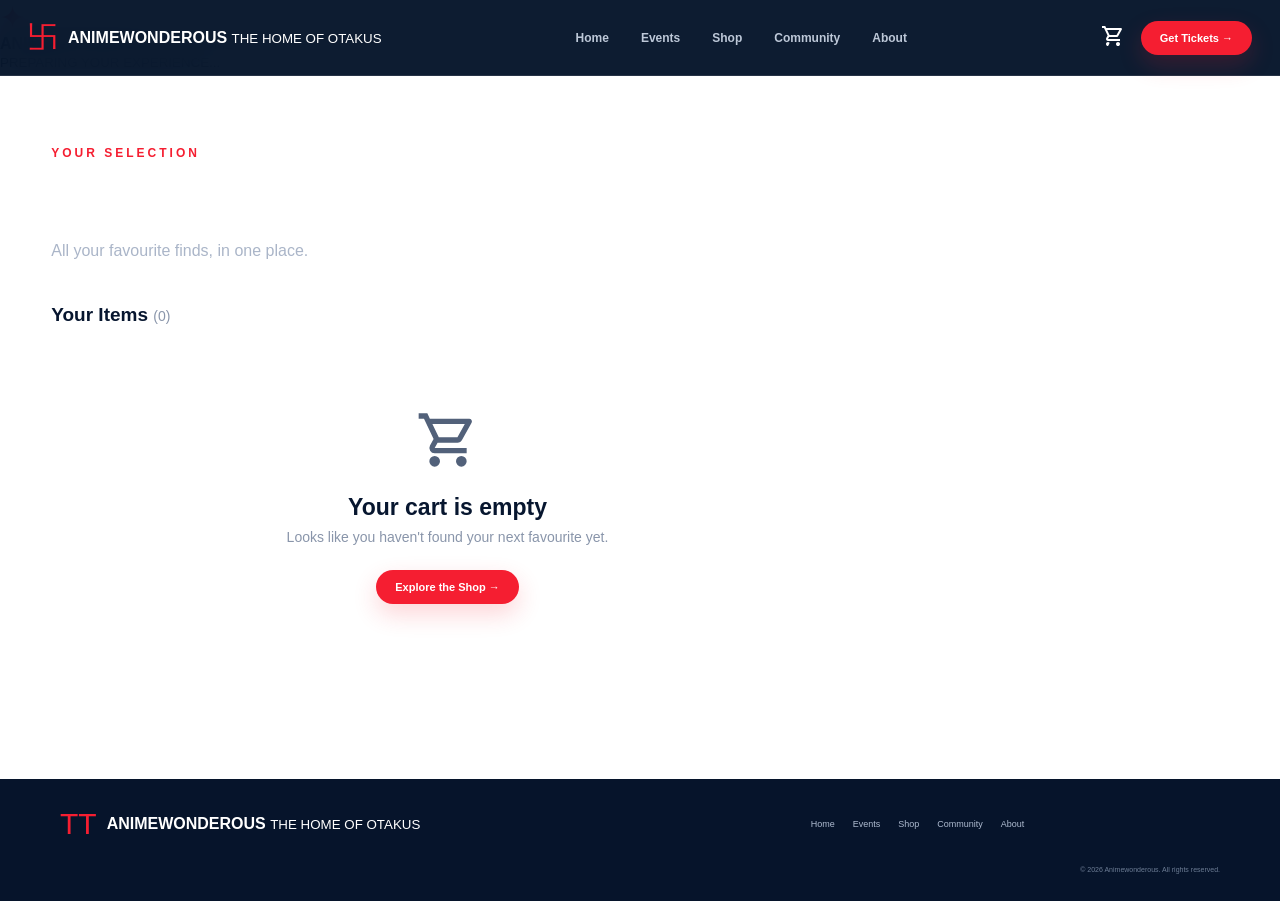
<file: cart.html>
<!DOCTYPE html>
<html lang="en">
<head>
    <meta charset="UTF-8">
    <meta name="viewport" content="width=device-width, initial-scale=1.0">

    <title>Your Cart — Animewonderous</title>

    <link rel="stylesheet" href="general.css">
    <link rel="stylesheet" href="CSS/cart.css">

    <script src="JS/loader.js" defer></script>
    <script src="JS/cart.js" defer></script>
    <script src="JS/cart-page.js" defer></script>
</head>

<body>

    <!-- PAGE LOADER -->
    <div class="page-loader" id="page-loader" aria-hidden="false">
        <div class="loader-content">
            <div class="loader-logo">
                <span class="mark">✦</span>
            </div>

            <div class="loader-brand">
                <strong>ANIMEWONDEROUS</strong>
                <small>THE HOME OF OTAKUS</small>
            </div>

            <div class="loader-progress">
                <span></span>
            </div>

            <small class="loader-message">
                PREPARING YOUR EXPERIENCE...
            </small>
        </div>
    </div>


    <!-- HEADER -->
    <header class="header">

        <a class="brand" href="index.html">
            <span class="mark">卐</span>

            <span>
                <strong>ANIMEWONDEROUS</strong>
                <small>THE HOME OF OTAKUS</small>
            </span>
        </a>

        <nav class="nav" id="main-navigation">
            <a href="index.html">Home</a>
            <a href="event.html">Events</a>
            <a href="shop.html">Shop</a>
            <a href="community.html">Community</a>
            <a href="about.html">About</a>
        </nav>

        <div class="actions">

            <a class="icon cart-link active" href="cart.html"
               aria-label="Shopping Cart">
                <svg xmlns="http://www.w3.org/2000/svg"
                     height="24px" viewBox="0 -960 960 960"
                     width="24px" fill="#fff">
                    <path d="M223.5-103.5Q200-127 200-160t23.5-56.5Q247-240 280-240t56.5 23.5Q360-193 360-160t-23.5-56.5Q313-80 280-80t-56.5-23.5Zm400 0Q600-127 600-160t23.5-56.5Q647-240 680-240t56.5 23.5Q760-193 760-160t-23.5 56.5Q713-80 680-80t-56.5-23.5ZM246-720l96 200h280l110-200H246Zm-38-80h590q23 0 35 20.5t1 41.5L692-482q-11 20-29.5 31T622-440H324l-44 80h480v80H280q-45 0-68-39.5t-2-78.5l54-98-144-304H40v-80h130l38 80Z"/>
                </svg>

                <span class="cart-count" aria-live="polite">0</span>
            </a>

            <a class="btn red" href="#tickets">Get Tickets →</a>

        </div>

        <button class="menu" type="button"
                aria-label="Open navigation menu"
                aria-controls="main-navigation"
                aria-expanded="false"
                id="menu-button">
            ☰
        </button>

    </header>


    <!-- CART PAGE -->
    <main class="cart-page">

        <section class="cart-heading">
            <div>
                <p class="cart-eyebrow">YOUR SELECTION</p>
                <h1>Shopping Cart</h1>
                <p>All your favourite finds, in one place.</p>
            </div>

            <a href="shop.html" class="continue-shopping">
                ← Continue Shopping
            </a>
        </section>


        <section class="cart-layout">

            <!-- CART ITEMS -->
            <div class="cart-main">

                <div class="cart-list-heading">
                    <h2>Your Items <span id="cart-item-count">(0)</span></h2>

                    <button type="button" id="clear-cart"
                            class="clear-cart">
                        Clear Cart
                    </button>
                </div>

                <div id="cart-items" class="cart-items">

                    <!-- Products are rendered here by JavaScript -->

                </div>

                <!-- EMPTY CART -->
                <div class="empty-cart" id="empty-cart" hidden>
                    <div class="empty-cart-icon">
                        <svg xmlns="http://www.w3.org/2000/svg"
                             viewBox="0 -960 960 960"
                             width="64" height="64" fill="currentColor">
                            <path d="M223.5-103.5Q200-127 200-160t23.5-56.5Q247-240 280-240t56.5 23.5Q360-193 360-160t-23.5 56.5Q313-80 280-80t-56.5-23.5Zm400 0Q600-127 600-160t23.5-56.5Q647-240 680-240t56.5 23.5Q760-193 760-160t-23.5 56.5Q713-80 680-80t-56.5-23.5ZM246-720l96 200h280l110-200H246Zm-38-80h590q23 0 35 20.5t1 41.5L692-482q-11 20-29.5 31T622-440H324l-44 80h480v80H280q-45 0-68-39.5t-2-78.5l54-98-144-304H40v-80h130l38 80Z"/>
                        </svg>
                    </div>

                    <h2>Your cart is empty</h2>

                    <p>Looks like you haven't found your next favourite yet.</p>

                    <a href="shop.html" class="btn red">
                        Explore the Shop →
                    </a>
                </div>

            </div>


            <!-- ORDER SUMMARY -->
            <aside class="cart-summary" id="cart-summary">

                <h2>Order Summary</h2>

                <div class="summary-line">
                    <span>Items</span>
                    <strong id="summary-quantity">0</strong>
                </div>

                <div class="summary-line">
                    <span>Subtotal</span>
                    <strong id="cart-subtotal">₦0</strong>
                </div>

                <div class="summary-divider"></div>

                <div class="summary-total">
                    <span>Total</span>
                    <strong id="cart-total">₦0</strong>
                </div>

                <p class="summary-note">
                    Delivery fees, if applicable, will be calculated at checkout.
                </p>

                <button type="button" class="checkout-btn" id="checkout-button">
                    Proceed to Checkout
                    <span>→</span>
                </button>

                <div class="secure-checkout">
                    <span>✦</span>
                    Checkout will be available soon.
                </div>

            </aside>

        </section>

    </main>


    <!-- FOOTER -->
    <footer class="footer">
        <div class="footer-grid">

            <a class="brand" href="index.html">
                <span class="mark">TT</span>
                <span>
                    <strong>ANIMEWONDEROUS</strong>
                    <small>THE HOME OF OTAKUS</small>
                </span>
            </a>

            <div class="links">
                <a href="index.html">Home</a>
                <a href="event.html">Events</a>
                <a href="shop.html">Shop</a>
                <a href="community.html">Community</a>
                <a href="about.html">About</a>
            </div>

            <div class="social">
                <a href="#" class="social-links y"></a>
                <a href="#" class="social-links tt"></a>
                <a href="#" class="social-links"></a>
                <a href="#" class="social-links"></a>
                <a href="#" class="social-links"></a>
            </div>

            <small class="copyright">
                © 2026 Animewonderous. All rights reserved.
            </small>

        </div>
    </footer>


    <script src="index.js"></script>
    <script src="JS/header.js" defer></script>

</body>
</html>
</file>
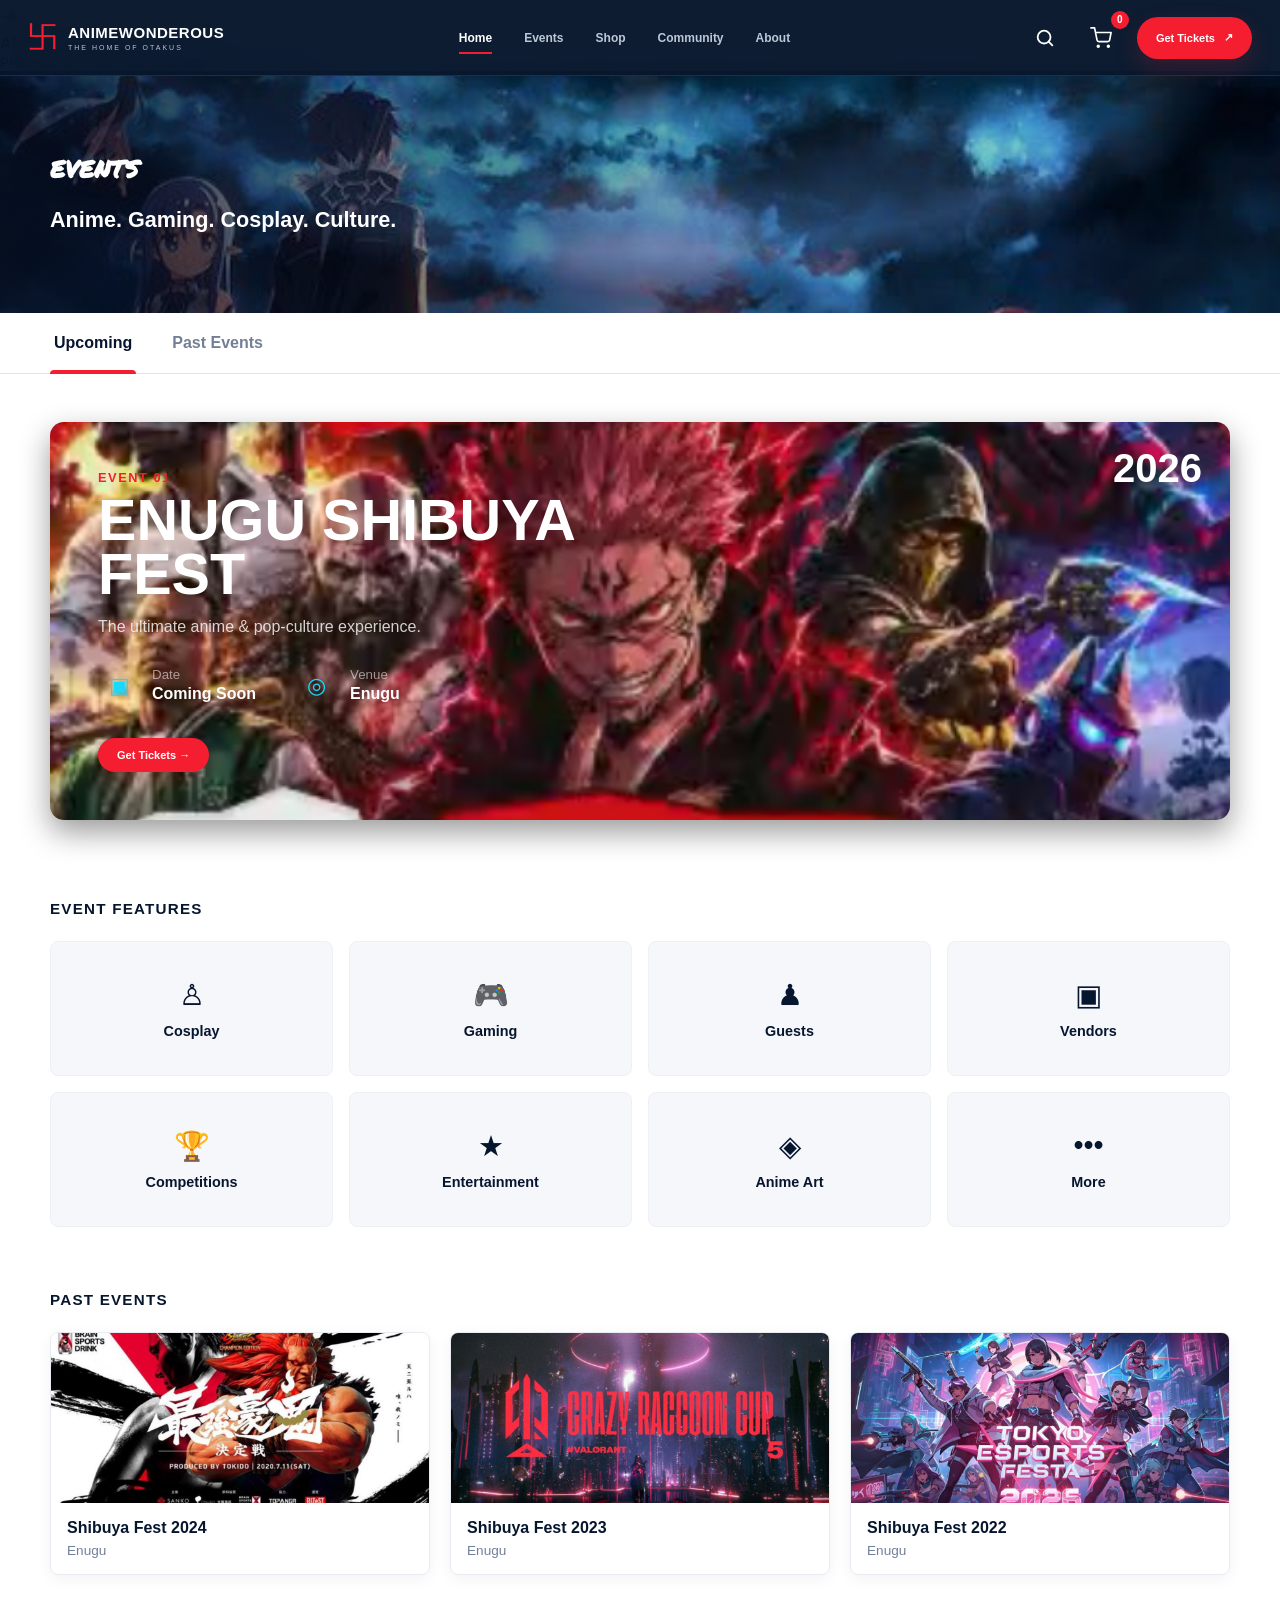
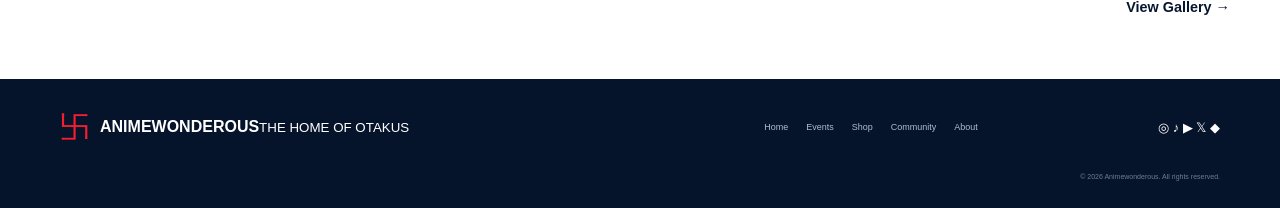
<file: event.html>
<!DOCTYPE html>
<html lang="en">
<head>
    <meta charset="UTF-8">
    <meta name="viewport" content="width=device-width, initial-scale=1.0">
    <title>Events — Animewonderous</title>

    <link rel="stylesheet" href="general.css">
    <link rel="stylesheet" href="CSS/event.css">
    <script src="JS/loader.js" defer></script>
</head>

<body>
    <!-- LOADING ANIMATION-->
    <div class="page-loader" id="page-loader" aria-hidden="false">
        <div class="loader-content">
            <div class="loader-logo">
                <span class="mark">✦</span>
            </div>

            <div class="loader-brand">
                <strong>ANIMEWONDEROUS</strong>
                <small>THE HOME OF OTAKUS</small>
            </div>

            <div class="loader-progress">
                <span></span>
            </div>

            <small class="loader-message">
                PREPARING YOUR EXPERIENCE...
            </small>
        </div>
    </div>

    <!-- HEADER -->
    <header class="header" id="site-header" data-authenticated="false" data-tickets-available="true" data-show-ticket-button="true">

        <!-- BRAND -->
        <a class="brand" href="index.html">
            <span class="mark">卐</span>

            <span class="brand-text">
                <strong>ANIMEWONDEROUS</strong>
                <small>THE HOME OF OTAKUS</small>
            </span>
        </a>


        <!-- MOBILE MENU PANEL -->
        <div class="mobile-menu-panel" id="mobile-menu-panel">

            <!-- MAIN NAVIGATION -->
            <nav class="nav" id="main-navigation">
                <a class="active" href="index.html">Home</a>
                <a href="event.html">Events</a>
                <a href="shop.html">Shop</a>
                <a href="community.html">Community</a>
                <a href="about.html">About</a>
            </nav>


            <!-- HEADER ACTIONS -->
            <div class="actions" id="header-actions">

                <!-- SEARCH -->
                <form class="search-box" id="header-search" action="search.html" method="GET">

                    <button
                        type="button"
                        class="search-toggle"
                        id="search-toggle"
                        aria-label="Open search"
                        aria-expanded="false"
                    >
                        <svg class="search-icon" viewBox="0 0 24 24" fill="none"
                            stroke="currentColor" stroke-width="2"
                            stroke-linecap="round">
                            <circle cx="11" cy="11" r="7"></circle>
                            <path d="m20 20-4-4"></path>
                        </svg>
                    </button>

                    <input
                        type="search"
                        name="q"
                        id="header-search-input"
                        placeholder="Search anime, events, merchandise..."
                        aria-label="Search Animewonderous"
                    >

                    <button
                        type="button"
                        class="search-close"
                        id="search-close"
                        aria-label="Close search"
                    >
                        &times;
                    </button>

                </form>


                <!-- CART -->
                <a href="cart.html" class="header-cart" aria-label="Shopping cart">
                    <svg viewBox="0 0 24 24" fill="none"
                        stroke="currentColor" stroke-width="1.8"
                        stroke-linecap="round" stroke-linejoin="round">
                        <circle cx="9" cy="21" r="1"></circle>
                        <circle cx="20" cy="21" r="1"></circle>
                        <path d="M1 1h4l2.68 13.39a2 2 0 0 0 2 1.61h9.72a2 2 0 0 0 2-1.61L23 6H6"></path>
                    </svg>
                    <span class="cart-count" id="cart-count">0</span>
                </a>


                <!-- ACCOUNT ICON -->
                <a
                    href="account.html"
                    class="header-account"
                    id="header-account"
                    aria-label="My account"
                    hidden
                >
                    <svg viewBox="0 0 24 24" fill="none"
                        stroke="currentColor" stroke-width="1.8"
                        stroke-linecap="round" stroke-linejoin="round">
                        <circle cx="12" cy="8" r="4"></circle>
                        <path d="M4 21a8 8 0 0 1 16 0"></path>
                    </svg>
                </a>


                <!-- TICKET BUTTON -->
                <a
                    href="ticket.html"
                    class="btn red header-ticket"
                    id="header-ticket"
                >
                    Get Tickets <span>↗</span>
                </a>

            </div>
        </div>


        <!-- MOBILE MENU BUTTON -->
        <button
            class="menu"
            id="menu-button"
            type="button"
            aria-label="Open navigation menu"
            aria-controls="mobile-menu-panel"
            aria-expanded="false"
        >
            <svg class="icon-hamburger" viewBox="0 0 24 24"
                fill="none" stroke="currentColor" stroke-width="2"
                stroke-linecap="round">
                <path d="M3 6h18M3 12h18M3 18h18"></path>
            </svg>

            <svg class="icon-close" viewBox="0 0 24 24"
                fill="none" stroke="currentColor" stroke-width="2"
                stroke-linecap="round">
                <path d="m18 6-12 12M6 6l12 12"></path>
            </svg>
        </button>

    </header>  

    <main>
        <section class="hero">
            <div class="events-hero-content">                <h1>EVENTS</h1>
                <p>Anime. Gaming. Cosplay. Culture.</p>
            </div>
        </section>

        <section class="event-tabs">
            <div class="events-container">
                <button class="event-tab active">Upcoming</button>
                <button class="event-tab">Past Events</button>
            </div>
        </section>
        
        <section class="upcoming-events">
            <div class="events-container">
                <article class="featured-event">
                    <div class="featured-event-image">
                        <span class="event-year">2026</span>

                        <div class="featured-event-content">
                            <span class="event-label">EVENT 01</span>
                            <h2>ENUGU SHIBUYA FEST</h2>
                            <p>The ultimate anime & pop-culture experience.</p>

                            <div class="event-details">
                                <div class="event-detail">
                                    <span class="detail-icon">▣</span>
                                    <div>
                                        <small>Date</small>
                                        <strong>Coming Soon</strong>
                                    </div>
                                </div>

                                <div class="event-detail">
                                    <span class="detail-icon">◎</span>
                                    <div>
                                        <small>Venue</small>
                                        <strong>Enugu</strong>
                                    </div>
                                </div>
                            </div>

                            <a href="#tickets" class="btn red">Get Tickets →</a>
                        </div>
                    </div>
                </article>
            </div>
        </section>

        <section class="event-features">
            <div class="events-container">
                <div class="section-heading">
                    <p>EVENT FEATURES</p>
                </div>

                <div class="feature-grid">
                    <article class="feature-card">
                        <span>♙</span>
                        <strong>Cosplay</strong>
                    </article>

                    <article class="feature-card">
                        <span>🎮</span>
                        <strong>Gaming</strong>
                    </article>

                    <article class="feature-card">
                        <span>♟</span>
                        <strong>Guests</strong>
                    </article>

                    <article class="feature-card">
                        <span>▣</span>
                        <strong>Vendors</strong>
                    </article>

                    <article class="feature-card">
                        <span>🏆</span>
                        <strong>Competitions</strong>
                    </article>

                    <article class="feature-card">
                        <span>★</span>
                        <strong>Entertainment</strong>
                    </article>

                    <article class="feature-card">
                        <span>◈</span>
                        <strong>Anime Art</strong>
                    </article>

                    <article class="feature-card">
                        <span>•••</span>
                        <strong>More</strong>
                    </article>
                </div>
            </div>
        </section>

        <section class="past-events">
            <div class="events-container">
                <div class="section-heading">
                    <p>PAST EVENTS</p>
                </div>

                <div class="past-event-grid">
                    <article class="past-event-card">
                        <div class="past-event-image image-one"></div>
                        <div class="past-event-info">
                            <h3>Shibuya Fest 2024</h3>
                            <p>Enugu</p>
                        </div>
                    </article>

                    <article class="past-event-card">
                        <div class="past-event-image image-two"></div>
                        <div class="past-event-info">
                            <h3>Shibuya Fest 2023</h3>
                            <p>Enugu</p>
                        </div>
                    </article>

                    <article class="past-event-card">
                        <div class="past-event-image image-three"></div>
                        <div class="past-event-info">
                            <h3>Shibuya Fest 2022</h3>
                            <p>Enugu</p>
                        </div>
                    </article>
                </div>

                <div class="gallery-link">
                    <a href="gallery.html">View Gallery →</a>
                </div>
            </div>
        </section>

    </main>

    <!-- FOOTER -->
    <footer class="footer">
        <div class="footer-grid">
        <a class="brand" href="#">
            <span class="mark">卐</span>
            <span><strong>ANIMEWONDEROUS</strong><small>THE HOME OF OTAKUS</small></span>
        </a>
        <div class="links">
            <a href="#home">Home</a>
            <a href="#events">Events</a>
            <a href="#shop">Shop</a>
            <a href="#community">Community</a>
            <a href="#about">About</a>
        </div>
        <div class="social">◎ ♪ ▶ 𝕏 ◆</div>
        <small class="copyright">© 2026 Animewonderous. All rights reserved.</small>
        </div>
    </footer>

    <!-- TOAST NOTIFICATION -->
    <div class="toast" id="toast">Demo button — connect this to your backend later.</div>
    <script src="JS/header.js" defer></script>
    <script src="index.js"></script>
</body>
</html>
</file>
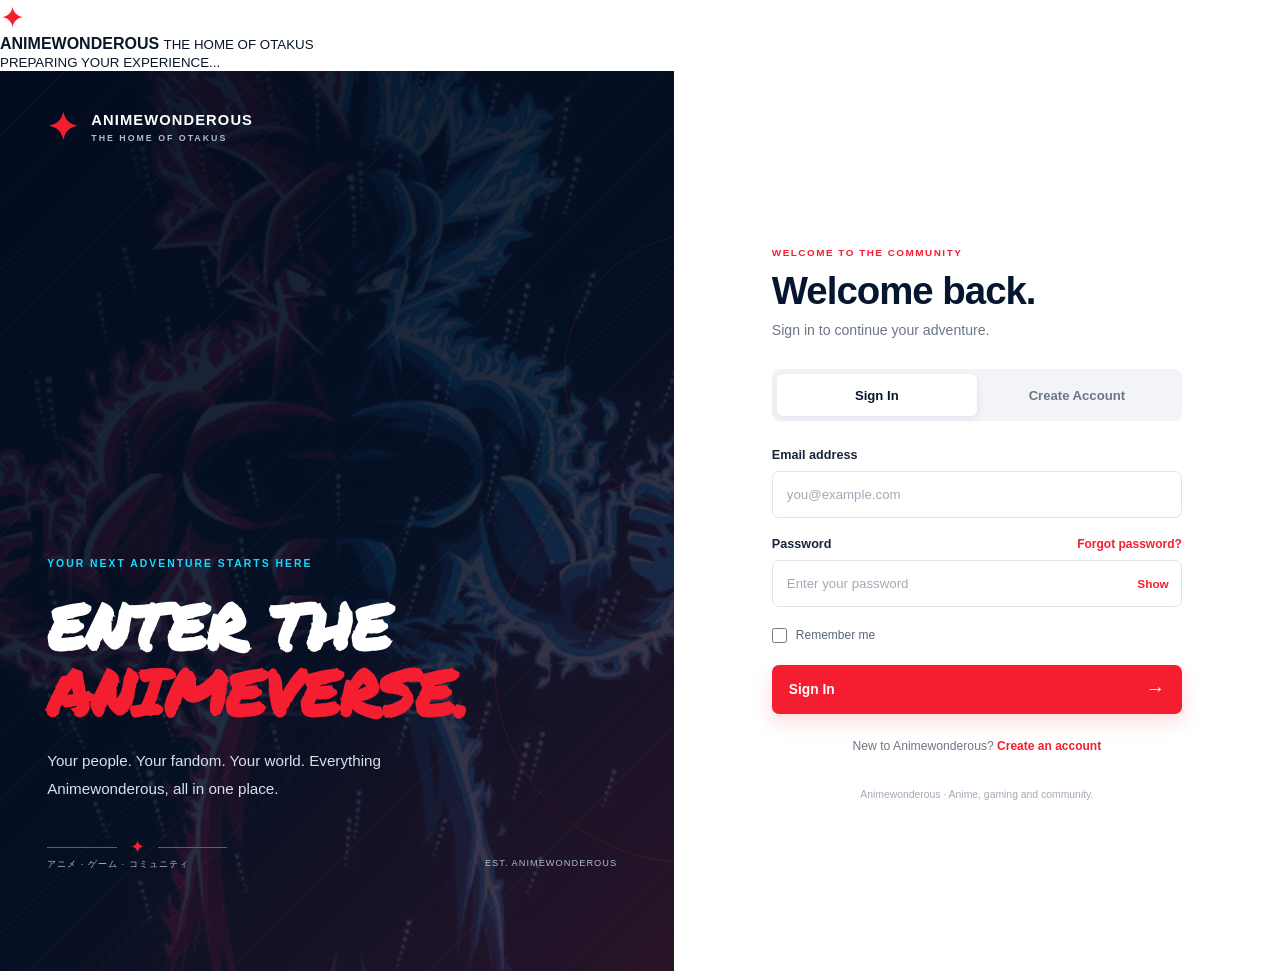
<file: login-register.html>
<!DOCTYPE html>
<html lang="en">
<head>
    <meta charset="UTF-8">
    <meta name="viewport" content="width=device-width, initial-scale=1.0">

    <title>Account | Animewonderous</title>

    <link rel="stylesheet" href="general.css">
    <link rel="stylesheet" href="CSS/login-register.css">

    <script src="JS/loader.js" defer></script>
    <script src="JS/login.js" defer></script>
</head>

<body class="auth-page">
    <div class="page-loader" id="page-loader" aria-hidden="false">
        <div class="loader-content">
            <div class="loader-logo">
                <span class="mark">✦</span>
            </div>

            <div class="loader-brand">
                <strong>ANIMEWONDEROUS</strong>
                <small>THE HOME OF OTAKUS</small>
            </div>

            <div class="loader-progress">
                <span></span>
            </div>

            <small class="loader-message">
                PREPARING YOUR EXPERIENCE...
            </small>
        </div>
    </div>
    <main class="auth-layout">

        <!-- LEFT: BRANDING -->
        <section class="auth-visual">

            <a href="index.html" class="auth-brand">
                <span class="auth-brand-symbol">✦</span>

                <span>
                    ANIMEWONDEROUS
                    <small>THE HOME OF OTAKUS</small>
                </span>
            </a>

            <div class="visual-content">
                <span class="visual-tag">
                    YOUR NEXT ADVENTURE STARTS HERE
                </span>

                <h1>
                    ENTER THE
                    <span>ANIMEVERSE.</span>
                </h1>

                <p>
                    Your people. Your fandom. Your world.
                    Everything Animewonderous, all in one place.
                </p>

                <div class="visual-decoration" aria-hidden="true">
                    <span class="deco-line"></span>
                    <span class="deco-star">✦</span>
                    <span class="deco-line"></span>
                </div>

                <div class="visual-bottom">
                    <span>アニメ · ゲーム · コミュニティ</span>
                    <span>EST. ANIMEWONDEROUS</span>
                </div>
            </div>

            <div class="visual-orb orb-one"></div>
            <div class="visual-orb orb-two"></div>

        </section>


        <!-- RIGHT: AUTHENTICATION UI -->
        <section class="auth-panel">

            <a href="index.html" class="mobile-brand">
                <span>✦</span> ANIMEWONDEROUS
            </a>

            <div class="auth-form-wrap">

                <div class="auth-heading">
                    <span class="auth-kicker">WELCOME TO THE COMMUNITY</span>

                    <h2 id="form-heading">Welcome back.</h2>

                    <p id="form-description">
                        Sign in to continue your adventure.
                    </p>
                </div>


                <!-- FORM SWITCHER -->
                <div class="auth-tabs" role="tablist">
                    <button
                        class="auth-tab active"
                        id="login-tab"
                        type="button"
                        role="tab"
                        aria-selected="true"
                        aria-controls="login-form"
                    >
                        Sign In
                    </button>

                    <button
                        class="auth-tab"
                        id="register-tab"
                        type="button"
                        role="tab"
                        aria-selected="false"
                        aria-controls="register-form"
                    >
                        Create Account
                    </button>
                </div>


                <!-- LOGIN FORM -->
                <form id="login-form" class="auth-form">

                    <div class="form-field">
                        <label for="login-email">Email address</label>

                        <input
                            type="email"
                            id="login-email"
                            name="email"
                            placeholder="you@example.com"
                            autocomplete="email"
                            required
                        >
                    </div>

                    <div class="form-field">
                        <div class="label-row">
                            <label for="login-password">Password</label>

                            <button
                                class="text-button"
                                id="forgot-password"
                                type="button"
                            >
                                Forgot password?
                            </button>
                        </div>

                        <div class="password-wrap">
                            <input
                                type="password"
                                id="login-password"
                                name="password"
                                placeholder="Enter your password"
                                autocomplete="current-password"
                                required
                            >

                            <button
                                class="password-toggle"
                                type="button"
                                data-password="login-password"
                                aria-label="Show password"
                            >
                                Show
                            </button>
                        </div>
                    </div>

                    <label class="remember-option">
                        <input type="checkbox" id="remember-me">
                        <span>Remember me</span>
                    </label>

                    <button class="auth-submit" type="submit">
                        <span>Sign In</span>
                        <span aria-hidden="true">→</span>
                    </button>

                    <p class="form-message" id="login-message" aria-live="polite"></p>

                    <p class="auth-switch-copy">
                        New to Animewonderous?
                        <button type="button" class="text-button" data-switch="register">
                            Create an account
                        </button>
                    </p>

                </form>


                <!-- REGISTER FORM -->
                <form id="register-form" class="auth-form" hidden>

                    <div class="form-field">
                        <label for="register-username">Username</label>

                        <input
                            type="text"
                            id="register-username"
                            name="username"
                            placeholder="Choose your username"
                            minlength="3"
                            maxlength="24"
                            autocomplete="username"
                            required
                        >
                    </div>

                    <div class="form-field">
                        <label for="register-email">Email address</label>

                        <input
                            type="email"
                            id="register-email"
                            name="email"
                            placeholder="you@example.com"
                            autocomplete="email"
                            required
                        >
                    </div>

                    <div class="form-field">
                        <label for="register-password">Password</label>

                        <div class="password-wrap">
                            <input
                                type="password"
                                id="register-password"
                                name="password"
                                placeholder="Create a password"
                                minlength="8"
                                autocomplete="new-password"
                                required
                            >

                            <button
                                class="password-toggle"
                                type="button"
                                data-password="register-password"
                                aria-label="Show password"
                            >
                                Show
                            </button>
                        </div>

                        <small class="field-hint">
                            Use at least 8 characters.
                        </small>
                    </div>

                    <div class="form-field">
                        <label for="confirm-password">Confirm password</label>

                        <div class="password-wrap">
                            <input
                                type="password"
                                id="confirm-password"
                                name="confirm-password"
                                placeholder="Enter your password again"
                                autocomplete="new-password"
                                required
                            >

                            <button
                                class="password-toggle"
                                type="button"
                                data-password="confirm-password"
                                aria-label="Show password"
                            >
                                Show
                            </button>
                        </div>
                    </div>

                    <label class="remember-option terms-option">
                        <input type="checkbox" id="accept-terms" required>

                        <span>
                            I agree to the
                            <a href="terms.html">Terms of Service</a>
                            and
                            <a href="privacy.html">Privacy Policy</a>.
                        </span>
                    </label>

                    <button class="auth-submit" type="submit">
                        <span>Create Account</span>
                        <span aria-hidden="true">→</span>
                    </button>

                    <p class="form-message" id="register-message" aria-live="polite"></p>

                    <p class="auth-switch-copy">
                        Already have an account?
                        <button type="button" class="text-button" data-switch="login">
                            Sign in
                        </button>
                    </p>

                </form>


                <!-- PASSWORD RESET DEMO -->
                <form id="reset-form" class="auth-form" hidden>

                    <div class="form-field">
                        <label for="reset-email">Email address</label>

                        <input
                            type="email"
                            id="reset-email"
                            placeholder="you@example.com"
                            autocomplete="email"
                            required
                        >
                    </div>

                    <button class="auth-submit" type="submit">
                        <span>Request Password Reset</span>
                        <span aria-hidden="true">→</span>
                    </button>

                    <p class="form-message" id="reset-message" aria-live="polite"></p>

                    <p class="auth-switch-copy">
                        Remember your password?
                        <button type="button" class="text-button" data-switch="login">
                            Back to sign in
                        </button>
                    </p>

                </form>

                <p class="auth-disclaimer">
                    Animewonderous · Anime, gaming and community.
                </p>

            </div>

        </section>

    </main>
    
</body>
</html>
</file>
<file: general.css>
/* =========================================================
   1. DESIGN TOKENS 
========================================================= */

@font-face {
    font-family: "PermanentMarker";
    src: url("ASSETS/PermanentMarker-Regular.ttf") format("truetype");
    font-weight: 400;
    font-style: normal;
    font-display: swap;
}

:root {
    /* Brand colors */
    --color-navy: #07162f;
    --color-navy-dark: #041329;
    --color-navy-light: #081a37;

    --color-red: #f51e31;
    --color-red-light: #ff3344;
    --color-red-dark: #c91427;

    /* Accent colors */
    --accent-cyan: #19d9ff;
    --accent-gold: #f4c64e;

    /* Neutrals */
    --color-white: #ffffff;
    --color-black: #000000;
    --color-ink: #0b1729;

    --color-muted: #6c7685;
    --color-muted-light: #8993a0;

    --color-border: #e1e5ea;
    --color-border-light: #e2e6eb;

    --color-light: #f3f5f8;
    --color-light-alt: #f5f6f8;

    /* Light text on dark backgrounds */
    --text-light: #d7e1ef;
    --text-white-muted: #dce4ee;
    --text-dark-muted: #aebbd0;

    /* Layout */
    --container-width: 1160px;
    --container-gap: 48px;

    /* Radius */
    --radius-sm: 8px;
    --radius-md: 9px;
    --radius-lg: 14px;
    --radius-xl: 17px;
    --radius-pill: 999px;

    /* Shadows */
    --shadow-red: 0 10px 24px rgb(245 30 49 / 19%);
    --shadow-card: 0 12px 30px rgb(0 0 0 / 40%);

    /* Transitions */
    --transition-fast: 0.2s ease;
}

/* =========================================================
   2. RESET / BASE
========================================================= */

* {
    box-sizing: border-box;
    margin: 0;
    padding: 0;
}

html {
    scroll-behavior: smooth;
}

body {
    min-height: 100vh;
    overflow-x: hidden;
    background: var(--color-white);
    color: var(--color-ink);
    font-family: Arial, Helvetica, sans-serif;
}

a {
    color: inherit;
    text-decoration: none;
}

button {
    border: 0;
    background: none;
    color: inherit;
    font: inherit;
    cursor: pointer;
}

img {
    width: 100%;
    height: 100%;
    object-fit: cover;
}


/* =========================================================
   3. SHARED LAYOUT
========================================================= */

.inner {
    width: min(
        var(--container-width),
        calc(100% - var(--container-gap))
    );

    margin-inline: auto;
}

section.light {
    background: var(--color-white);
}

.label {
    margin-bottom: 12px;

    color: var(--color-red);

    font-size: 9px;
    font-weight: 800;
    letter-spacing: 1.6px;
}

/* =========================================================
   4. TYPOGRAPHY
========================================================= */

h2 {
    color: var(--color-navy);

    font-family:
        "Arial Narrow",
        Impact,
        Haettenschweiler,
        sans-serif;

    font-size: 44px;
    line-height: 1;
}

.muted {
    color: var(--color-muted);

    font-size: 12px;
    line-height: 1.65;
}


/* =========================================================
   5. HEADER
==
/* =========================================================
   ANIMEWONDEROUS — HEADER
========================================================= */

.header {
    position: fixed;
    top: 0;
    left: 0;
    z-index: 1200;

    display: flex;
    align-items: center;
    gap: 30px;

    width: 100%;
    min-height: 76px;
    padding: 10px 28px;
    box-sizing: border-box;

    background: rgb(4 19 41 / 96%);
    border-bottom: 1px solid rgb(255 255 255 / 10%);
    backdrop-filter: blur(15px);

    color: var(--color-white, #fff);

    transition: transform .3s ease;
}

.header.hide-header {
    transform: translateY(-110%);
}


/* BRAND */

.brand {
    display: flex;
    align-items: center;
    gap: 10px;

    flex-shrink: 0;
    min-width: max-content;

    color: white;
    text-decoration: none;
}

.mark {
    color: var(--color-red, #f51e31);
    font-size: 30px;
}

.brand-text strong {
    display: block;
    font-family: "Arial Narrow", Impact, sans-serif;
    font-size: 15px;
    letter-spacing: .5px;
}

.brand-text small {
    display: block;
    margin-top: 3px;
    color: #b9c4d4;
    font-size: 7px;
    letter-spacing: 2px;
}


/* DESKTOP MENU PANEL */

.mobile-menu-panel {
    display: contents;
}


/* NAVIGATION */

.nav {
    display: flex;
    align-items: center;
    justify-content: center;
    gap: clamp(16px, 2.5vw, 32px);

    margin: 0 auto;
}

.nav a {
    position: relative;
    padding: 12px 0;

    color: #bdc8d8;
    font-size: 12px;
    font-weight: 600;
    text-decoration: none;

    transition: color .2s ease;
}

.nav a:hover,
.nav a.active {
    color: white;
}

.nav a.active::after {
    content: "";
    position: absolute;
    bottom: 3px;
    left: 0;

    width: 100%;
    height: 2px;

    background: var(--color-red, #f51e31);
}


/* ACTIONS */

.actions {
    display: flex;
    align-items: center;
    justify-content: flex-end;
    gap: 16px;

    flex-shrink: 0;
}

.header-cart,
.header-account,
.search-toggle,
.search-close {
    display: grid;
    place-items: center;

    width: 40px;
    height: 40px;

    border: none;
    background: transparent;
    color: white;

    cursor: pointer;
    text-decoration: none;
}

.header-cart,
.header-account {
    position: relative;
}

.header-cart svg,
.header-account svg,
.search-toggle svg {
    width: 22px;
    height: 22px;
}

.cart-count {
    position: absolute;
    top: -2px;
    right: -5px;

    display: grid;
    place-items: center;

    min-width: 17px;
    height: 17px;
    padding: 0 3px;
    box-sizing: border-box;

    border-radius: 50%;
    background: var(--color-red, #f51e31);

    color: white;
    font-size: 10px;
    font-weight: 700;
}


/* TICKET BUTTON */

.header-ticket {
    display: inline-flex;
    align-items: center;
    justify-content: center;
    gap: 8px;

    min-height: 42px;
    padding: 0 17px;

    white-space: nowrap;
    text-decoration: none;
}


/* SEARCH */

.search-box {
    display: flex;
    align-items: center;
    position: relative;
}

.search-box input {
    width: 0;
    min-width: 0;
    padding: 0;

    opacity: 0;
    visibility: hidden;

    border: none;
    outline: none;
    background: transparent;

    color: white;
    font: inherit;

    transition:
        width .35s ease,
        opacity .25s ease,
        padding .35s ease;
}

.search-box input::placeholder {
    color: #8998af;
}

.search-close {
    display: none;
    font-size: 28px;
}


/* EXPANDED SEARCH MODE */

.header.search-open .nav {
    display: none;
}

.header.search-open .header-cart,
.header.search-open .header-account,
.header.search-open .header-ticket {
    display: none;
}

.header.search-open .mobile-menu-panel {
    display: contents;
}

.header.search-open .actions {
    flex: 1;
    min-width: 0;
}

.header.search-open .search-box {
    flex: 1;
    width: 100%;
}

.header.search-open .search-box input {
    flex: 1;
    width: 100%;
    padding: 12px 15px;

    opacity: 1;
    visibility: visible;

    border: 1px solid rgb(255 255 255 / 15%);
    border-radius: 8px;
    background: rgb(255 255 255 / 5%);
}

.header.search-open .search-close {
    display: grid;
}


/* HAMBURGER */

.menu {
    display: none;

    width: 42px;
    height: 42px;
    padding: 7px;

    border: none;
    background: transparent;
    color: white;

    cursor: pointer;
}

.menu svg {
    width: 27px;
    height: 27px;
}

.menu .icon-close {
    display: none;
}

.menu.active .icon-hamburger {
    display: none;
}

.menu.active .icon-close {
    display: block;
}

/* =========================================
   MOBILE NAVIGATION DROPDOWN
========================================= */

.menu {
    display: none;
    border: 0;
    margin-left: auto;
    justify-content: center;
    background: transparent;
    color: var(--color-light);
    cursor: pointer;
    padding: 0.50rem;
    line-height: 1;
}

.menu svg{
    height: 40px;
    width: 40px;
}

.menu .icon-close {
  display: none;
}

.menu.active .icon-hamburger {
  display: none;
}

.menu.active .icon-close {
  display: block;
}

.mobile-search-wrapper {
    display: flex;
    position: relative;
    align-items: center;
    gap: 12px;
    width: 100%;
    min-height: 58px;
    padding: 0 16px;
    border: 1px solid rgb(255 255 255 / 15%);
    border-radius: 14px;
    background: rgb(255 255 255 / 4%);
}

.mobile-search-input {
    flex: 1;
    min-width: 0;
    border: none;
    outline: none;
    background: transparent;
    color: white;
    font: inherit;
    display: none;
}

.mobile-search-input::placeholder {
    color: #8998af;
}

.account-icon {
    display: grid;
    place-items: center;
    width: 48px;
    height: 48px;
    border-radius: 50%;
    background: rgb(255 255 255 / 8%);
}

.account-icon svg {
    width: 25px;
    height: 25px;
}

.account-info {
    display: flex;
    flex-direction: column;
    gap: 5px;
}

.account-info strong {
    font-size: 17px;
}

.account-info small {
    color: #aab8cc;
    font-size: 12px;
}

.account-arrow {
    margin-left: auto;
    font-size: 28px;
    color: #aab8cc;
}

/* =========================================================
   6. BUTTONS
========================================================= */

.btn {
    display: inline-flex;
    align-items: center;
    gap: 9px;
    padding: 11px 19px;
    border-radius: var(--radius-pill);
    font-size: 11px;
    font-weight: 800;
    transition: all var(--transition-fast);
}

.btn:hover {
    transform: translateY(-2px);
}

.btn.red {
    background: var(--color-red);
    color: var(--color-white);
    box-shadow: var(--shadow-red);
}

.btn.red:hover {
    background: var(--color-red-light);
}

.btn.outline {
    border: 1px solid rgb(255 255 255 / 53%);
    color: var(--color-white);
}

.btn.outline:hover {
    background: var(--color-white);
    color: var(--color-navy);
}
/* =========================================================
    HERO
========================================================= */

.hero {
    max-height: 300px;
    display: flex;
    align-items: center;
    position: relative;
    background-size: cover;
    background-position: center;
    background-attachment: fixed;
    overflow: hidden;
}

.hero h1{
    font-family: "PermanentMarker", cursive;
    color: var(--color-white);
}
/* =========================================================
   15. FOOTER
========================================================= */

.footer {
    padding: 28px 0;

    background: #06142b;
    color: var(--color-white);
}

.footer-grid {
    display: grid;
    grid-template-columns: 1fr 1fr auto;
    gap: 25px;
    align-items: center;

    width: min(
        var(--container-width),
        calc(100% - var(--container-gap))
    );

    margin-inline: auto;
}

.links {
    display: flex;
    justify-content: center;
    gap: 18px;
}

.links a {
    color: var(--text-dark-muted);
    font-size: 9px;
}

.social {
    font-size: 13px;
}

.copyright {
    grid-column: 1 / -1;

    color: #6d7d95;

    font-size: 7px;
    text-align: right;
}


/* =========================================================
   16. TOAST
========================================================= */

.toast {
    position: fixed;
    z-index: 50;
    right: 18px;
    bottom: 18px;
    padding: 13px 17px;
    border-radius: var(--radius-md);
    background: var(--color-navy);
    color: var(--color-white);
    font-size: 10px;
    opacity: 0;
    transform: translateY(12px);
    transition:
        opacity var(--transition-fast),
        transform var(--transition-fast);
}

.toast.show {
    opacity: 1;
    transform: translateY(0);
}

/* =========================================================
   TABLET & MOBILE
========================================================= */
@media (max-width: 900px) {

    .header {
        min-height: 68px;
        padding: 9px 18px;
        gap: 12px;
    }

    .brand {
        position: relative;
        z-index: 1203;
    }

    .menu {
        display: grid;
        place-items: center;

        position: relative;
        z-index: 1203;

        margin-left: auto;
    }


    /* MOBILE FULLSCREEN PANEL */

    .mobile-menu-panel {
        position: fixed;
        inset: 0;
        z-index: 1201;

        display: flex;
        flex-direction: column;
        align-items: stretch;
        gap: 28px;

        width: 100%;
        height: 100vh;
        height: 100dvh;

        padding: 105px 25px 28px;
        box-sizing: border-box;

        overflow-y: auto;
        overscroll-behavior: contain;

        background: #041329;

        opacity: 0;
        visibility: hidden;
        pointer-events: none;

        transform: translateY(-10px);

        transition:
            opacity .3s ease,
            transform .3s ease,
            visibility .3s ease;
    }

    .header.menu-open .mobile-menu-panel {
        opacity: 1;
        visibility: visible;
        pointer-events: auto;
        transform: translateY(0);
    }


    /* MOBILE NAV LINKS */

    .nav {
        display: flex;
        flex-direction: column;
        align-items: stretch;
        gap: 0;

        width: 100%;
        margin: 0;
    }

    .nav a {
        display: block;
        width: 100%;
        padding: 17px 5px;

        border-bottom: 1px solid rgb(255 255 255 / 9%);

        font-size: 22px;
        font-weight: 700;
    }

    .nav a.active::after {
        display: none;
    }


    /* MOBILE ACTIONS */

    .actions {
        display: flex;
        flex-direction: column;
        align-items: stretch;
        gap: 14px;

        width: 100%;
        margin-top: auto;
    }


    /* MOBILE SEARCH IS ALWAYS EXPANDED */

    .search-box {
        display: flex;
        align-items: center;
        width: 100%;
        min-height: 56px;
        padding: 0 12px;
        box-sizing: border-box;

        border: 1px solid rgb(255 255 255 / 15%);
        border-radius: 12px;
        background: rgb(255 255 255 / 4%);
    }

    .search-box input {
        flex: 1;
        width: auto;
        min-width: 0;
        padding: 10px 8px;

        opacity: 1;
        visibility: visible;
    }

    .search-close {
        display: none !important;
    }

    .search-toggle {
        flex-shrink: 0;
        width: 38px;
        height: 38px;
    }


    /* CART */

    .header-cart {
        display: flex;
        align-items: center;
        justify-content: flex-start;
        gap: 12px;

        width: 100%;
        min-height: 54px;
        padding: 0 12px;
        box-sizing: border-box;

        border: 1px solid rgb(255 255 255 / 15%);
        border-radius: 12px;
        background: rgb(255 255 255 / 4%);
    }

    .header-cart::after {
        content: "Shopping Cart";
        font-size: 14px;
        font-weight: 600;
    }

    .cart-count {
        position: static;
        margin-left: auto;
    }


    /* ACCOUNT */

    .header-account {
        display: flex;
        align-items: center;
        justify-content: center;

        width: 100%;
        min-height: 54px;

        border: 1px solid rgb(255 255 255 / 15%);
        border-radius: 12px;
        background: rgb(255 255 255 / 4%);
    }

    .header-account::after {
        content: "My Account";
        margin-left: 12px;
        font-size: 14px;
        font-weight: 600;
    }


    /* TICKET BUTTON */

    .header-ticket {
        display: flex;
        width: 100%;
        min-height: 56px;
        box-sizing: border-box;
    }


    /* SEARCH EXPANDED MODE DOES NOT AFFECT MOBILE PANEL */

    .header.search-open .nav {
        display: flex;
    }

    .header.search-open .header-cart,
    .header.search-open .header-account,
    .header.search-open .header-ticket {
        display: flex;
    }

    .header.search-open .actions {
        flex: initial;
    }
}

/* =========================================================
   SMALL MOBILE
========================================================= */

@media (max-width: 480px) {

    .header {
        padding: 9px 13px;
    }

    .brand {
        gap: 7px;
    }

    .brand strong {
        font-size: 12px;
    }

    .brand small {
        font-size: 6px;
        letter-spacing: 1px;
    }

    .mark {
        font-size: 25px;
    }

    .mobile-menu-panel {
        padding: 95px 20px 22px;
        gap: 20px;
    }

    .nav a {
        padding: 15px 5px;
        font-size: 20px;
    }
}


/* =========================================================
   REDUCED MOTION
========================================================= */

@media (prefers-reduced-motion: reduce) {

    .header,
    .mobile-menu-panel,
    .search-box input {
        transition: none !important;
    }
}

/* Respect hidden attributes even when component styles specify display */
.header [hidden] {
    display: none !important;
}

/* Prevent background scrolling while mobile menu is open */
body.menu-is-open {
    overflow: hidden;
}

.cart-link {
    position: relative;
}

.cart-count {
    position: absolute;
    top: -7px;
    right: -8px;
    min-width: 18px;
    height: 18px;
    padding: 0 4px;
    border-radius: 50px;
    background: #f51e31;
    color: #fff;
    font-size: 10px;
    font-weight: 800;
    display: flex;
    align-items: center;
    justify-content: center;
}

.cart-count[hidden] {
    display: none;
}
</file>
<file: CSS/cart.css>
/* =====================================================
   ANIMEWONDEROUS — CART PAGE
===================================================== */

.cart-page {
    width: min(1200px, 92%);
    margin: 0 auto;
    padding: 75px 0 110px;
    min-height: 65vh;
    color: #fff;
}

/* HEADING */

.cart-heading {
    display: flex;
    align-items: flex-end;
    justify-content: space-between;
    gap: 25px;
    margin-bottom: 45px;
}

.cart-eyebrow {
    color: #f51e31;
    font-size: 12px;
    font-weight: 800;
    letter-spacing: 3px;
    margin-bottom: 12px;
}

.cart-heading h1 {
    font-size: clamp(32px, 5vw, 52px);
    margin: 0 0 10px;
}

.cart-heading p:not(.cart-eyebrow) {
    color: #aab5c8;
    margin: 0;
}

.continue-shopping {
    color: #fff;
    text-decoration: none;
    font-size: 14px;
    font-weight: 600;
    transition: color .2s ease;
}

.continue-shopping:hover {
    color: #f51e31;
}


/* MAIN LAYOUT */

.cart-layout {
    display: grid;
    grid-template-columns: minmax(0, 1fr) 340px;
    gap: 45px;
    align-items: start;
}

.cart-main {
    min-width: 0;
}

.cart-list-heading {
    display: flex;
    align-items: center;
    justify-content: space-between;
    gap: 15px;
    padding-bottom: 18px;
    border-bottom: 1px solid rgba(255,255,255,.12);
}

.cart-list-heading h2 {
    font-size: 19px;
    margin: 0;
}

#cart-item-count {
    color: #8995aa;
    font-size: 14px;
    font-weight: 500;
}

.clear-cart {
    background: none;
    border: none;
    color: #f51e31;
    font: inherit;
    font-size: 13px;
    cursor: pointer;
}

.clear-cart:hover {
    text-decoration: underline;
}


/* CART PRODUCT */

.cart-items {
    display: flex;
    flex-direction: column;
}

.cart-item {
    display: grid;
    grid-template-columns: 115px minmax(0, 1fr) auto;
    gap: 20px;
    align-items: center;
    padding: 24px 0;
    border-bottom: 1px solid rgba(255,255,255,.1);
}

.cart-item-image {
    width: 115px;
    height: 125px;
    background: #101e35;
    border-radius: 8px;
    overflow: hidden;
}

.cart-item-image img {
    width: 100%;
    height: 100%;
    object-fit: cover;
}

.cart-item-info {
    min-width: 0;
}

.cart-item-category {
    color: #f51e31;
    font-size: 10px;
    font-weight: 800;
    letter-spacing: 1.5px;
    text-transform: uppercase;
    margin-bottom: 8px;
}

.cart-item-info h3 {
    color: #fff;
    font-size: 16px;
    margin: 0 0 9px;
}

.cart-item-price {
    color: #aab5c8;
    font-size: 14px;
}

.cart-item-actions {
    display: flex;
    align-items: center;
    gap: 16px;
    margin-top: 16px;
}

.quantity-control {
    display: flex;
    align-items: center;
    height: 34px;
    border: 1px solid rgba(255,255,255,.2);
    border-radius: 5px;
    overflow: hidden;
}

.quantity-control button {
    width: 32px;
    height: 100%;
    border: none;
    background: #101e35;
    color: #fff;
    font-size: 17px;
    cursor: pointer;
}

.quantity-control button:hover {
    background: #f51e31;
}

.quantity-control span {
    min-width: 35px;
    text-align: center;
    font-size: 13px;
}

.remove-item {
    border: none;
    background: none;
    color: #8995aa;
    font-size: 12px;
    cursor: pointer;
}

.remove-item:hover {
    color: #f51e31;
}

.cart-item-total {
    color: #fff;
    font-size: 15px;
    font-weight: 800;
    white-space: nowrap;
    align-self: start;
    padding-top: 5px;
}


/* ORDER SUMMARY */

.cart-summary {
    position: sticky;
    top: 30px;
    padding: 28px;
    background: #0b1930;
    border: 1px solid rgba(255,255,255,.1);
    border-radius: 10px;
}

.cart-summary h2 {
    font-size: 20px;
    margin: 0 0 28px;
}

.summary-line {
    display: flex;
    justify-content: space-between;
    gap: 15px;
    margin-bottom: 20px;
    color: #aab5c8;
    font-size: 14px;
}

.summary-line strong {
    color: #fff;
    font-weight: 600;
}

.summary-divider {
    height: 1px;
    background: rgba(255,255,255,.13);
    margin: 25px 0;
}

.summary-total {
    display: flex;
    justify-content: space-between;
    gap: 15px;
    font-size: 16px;
    font-weight: 700;
}

.summary-total strong {
    font-size: 21px;
    color: #fff;
}

.summary-note {
    color: #8995aa;
    font-size: 12px;
    line-height: 1.6;
    margin: 18px 0 25px;
}

.checkout-btn {
    width: 100%;
    min-height: 52px;
    padding: 0 18px;
    border: none;
    border-radius: 5px;
    background: #f51e31;
    color: #fff;
    font-size: 14px;
    font-weight: 800;
    cursor: pointer;
    display: flex;
    align-items: center;
    justify-content: space-between;
    transition: background .2s ease, transform .2s ease;
}

.checkout-btn:hover {
    background: #d91528;
    transform: translateY(-2px);
}

.checkout-btn:disabled {
    opacity: .5;
    cursor: not-allowed;
    transform: none;
}

.secure-checkout {
    display: flex;
    justify-content: center;
    gap: 8px;
    align-items: center;
    color: #8995aa;
    font-size: 11px;
    margin-top: 18px;
}

.secure-checkout span {
    color: #f4c64e;
}


/* EMPTY CART */

.empty-cart {
    text-align: center;
    padding: 65px 20px;
}

.empty-cart-icon {
    color: #52617a;
    margin-bottom: 20px;
}

.empty-cart h2 {
    font-size: 23px;
    margin-bottom: 10px;
}

.empty-cart p {
    color: #8995aa;
    font-size: 14px;
    margin-bottom: 25px;
}

.empty-cart .btn {
    display: inline-flex;
    text-decoration: none;
}

[hidden] {
    display: none !important;
}


/* RESPONSIVE */

@media (max-width: 850px) {
    .cart-layout {
        grid-template-columns: 1fr;
        gap: 35px;
    }

    .cart-summary {
        position: static;
    }
}

@media (max-width: 550px) {
    .cart-page {
        padding: 45px 0 75px;
    }

    .cart-heading {
        align-items: flex-start;
        flex-direction: column;
        margin-bottom: 30px;
    }

    .cart-item {
        grid-template-columns: 85px minmax(0, 1fr);
        gap: 14px;
    }

    .cart-item-image {
        width: 85px;
        height: 100px;
    }

    .cart-item-total {
        grid-column: 2;
        padding-top: 0;
    }

    .cart-item-info h3 {
        font-size: 14px;
    }

    .cart-item-actions {
        gap: 12px;
        flex-wrap: wrap;
    }

    .cart-summary {
        padding: 23px;
    }
}
</file>
<file: CSS/event.css>
/* =========================================
   EVENTS PAGE
========================================= */

.events-container {
    width: min(1180px, calc(100% - 2rem));
    margin-inline: auto;
}


/* =========================================
   HERO
========================================= */

.hero {
    background-image: linear-gradient(90deg,rgba(5, 13, 30, .82),rgba(5, 13, 30, .35),rgba(5, 13, 30, .15)),
    url("../ASSETS/event-hero.jpeg");
}


/* subtle dark overlay */

.events-hero::after {
    content: "";

    position: absolute;
    inset: 0;

    background:
        linear-gradient(
            180deg,
            rgba(0, 0, 0, .05),
            rgba(4, 12, 27, .35)
        );

    pointer-events: none;
}


.events-hero-content {
    position: relative;
    z-index: 1;
    width: min(1180px, calc(100% - 2rem));
    margin-inline: auto;
    padding-block: 5rem;
}


.hero-japanese {
    margin-bottom: .5rem;

    color: var(--accent-gold);

    font-size: .85rem;
    letter-spacing: .18em;
}


.events-hero h1 {
    margin: 0;

    color: white;

    font-size: clamp(4rem, 10vw, 8rem);
    line-height: .85;

    font-weight: 900;
    letter-spacing: -.04em;

    text-shadow:
        5px 5px 0 rgba(245, 30, 49, .65),
        0 10px 30px rgba(0, 0, 0, .4);
}


.events-hero-content > p:last-child {
    margin-top: 1.25rem;

    color: white;

    font-size: clamp(1rem, 2vw, 1.35rem);
    font-weight: 600;
}



/* =========================================
   TABS
========================================= */

.event-tabs {
    background: white;
    border-bottom: 1px solid var(--color-border);
}


.event-tabs .events-container {
    display: flex;
    gap: 2rem;
}


.event-tab {
    position: relative;

    border: 0;
    background: none;

    padding: 1.3rem .25rem;

    color: #718096;

    font: inherit;
    font-weight: 700;

    cursor: pointer;
}


.event-tab.active {
    color: var(--color-navy);
}


.event-tab.active::after {
    content: "";

    position: absolute;

    left: 0;
    right: 0;
    bottom: -1px;

    height: 4px;

    background: var(--color-red);

    border-radius: 10px 10px 0 0;
}



/* =========================================
   UPCOMING EVENT
========================================= */

.upcoming-events {
    padding: 3rem 0 4rem;

    background: #fff;
}


.featured-event {
    overflow: hidden;

    border-radius: var(--radius-lg);

    box-shadow: var(--shadow-card);
}


.featured-event-image {
    position: relative;
    min-height: 350px;
    display: flex;
    align-items: center;
    background: url("../ASSETS/IMG/2026.png");
    background-size: cover;
    background-position: center;
    overflow: hidden;
}


.event-year {
    position: absolute;

    top: 1.5rem;
    right: 1.75rem;

    color: white;

    font-size: 2.5rem;
    font-weight: 900;
}


.featured-event-content {
    position: relative;

    max-width: 680px;

    padding: 3rem;
}


.event-label {
    display: block;

    margin-bottom: .5rem;

    color: var(--color-red);

    font-size: .8rem;
    font-weight: 900;
    letter-spacing: .12em;
}


.featured-event h2 {
    margin: 0;

    color: white;

    font-size: clamp(2rem, 5vw, 3.6rem);
    line-height: .95;
}


.featured-event-content > p {
    margin: 1rem 0 1.75rem;

    color: rgba(255,255,255,.8);

    font-size: 1rem;
}


.event-details {
    display: flex;
    gap: 2.5rem;

    margin-bottom: 2rem;
}


.event-detail {
    display: flex;
    align-items: center;
    gap: .75rem;

    color: white;
}


.detail-icon {
    display: grid;
    place-items: center;

    width: 42px;
    height: 42px;

    color: var(--accent-cyan);

    font-size: 1.4rem;
}


.event-detail small {
    display: block;

    margin-bottom: .2rem;

    color: rgba(255,255,255,.55);
}


.event-detail strong {
    display: block;
}



/* =========================================
   SECTION HEADINGS
========================================= */

.event-features,
.past-events {
    padding: 1rem 0 4rem;

    background: white;
}


.section-heading {
    margin-bottom: 1.5rem;
}


.section-heading p {
    margin: 0;

    color: var(--color-navy);

    font-size: .95rem;
    font-weight: 900;
    letter-spacing: .08em;
}



/* =========================================
   FEATURES
========================================= */

.feature-grid {
    display: grid;

    grid-template-columns: repeat(4, 1fr);

    gap: 1rem;
}


.feature-card {
    min-height: 135px;

    display: flex;
    flex-direction: column;
    align-items: center;
    justify-content: center;

    gap: .7rem;

    background: #f5f7fb;

    border: 1px solid #edf0f5;
    border-radius: var(--radius-sm);

    color: var(--color-navy);

    transition:
        transform .2s ease,
        box-shadow .2s ease,
        border-color .2s ease;
}


.feature-card span {
    font-size: 1.8rem;
}


.feature-card strong {
    font-size: .9rem;
}


.feature-card:hover {
    transform: translateY(-4px);

    border-color: rgba(245,30,49,.2);

    box-shadow: var(--shadow-card);
}



/* =========================================
   PAST EVENTS
========================================= */

.past-events {
    padding-top: 0;
}


.past-event-grid {
    display: grid;

    grid-template-columns: repeat(3, 1fr);

    gap: 1.25rem;
}


.past-event-card {
    overflow: hidden;

    background: white;

    border: 1px solid #e8ebf1;

    border-radius: var(--radius-sm);

    box-shadow: 0 4px 16px rgba(0,0,0,.05);
}


.past-event-image {
    height: 170px;

    background-size: cover;
    background-position: center;
}


.image-one {
    background-image: url("../ASSETS/IMG/IMG-20260929-WA0008.jpg");
}


.image-two {
    background-image: url("../ASSETS/IMG/IMG-20260929-WA0009.jpg");
}


.image-three {
    background-image: url("../ASSETS/IMG/IMG-20260929-WA0010.jpg");
}


.past-event-info {
    padding: 1rem;
}


.past-event-info h3 {
    margin: 0 0 .35rem;

    color: var(--color-navy);

    font-size: 1rem;
}


.past-event-info p {
    margin: 0;

    color: #718096;

    font-size: .85rem;
}


.gallery-link {
    display: flex;
    justify-content: flex-end;

    margin-top: 1.5rem;
}


.gallery-link a {
    color: var(--color-navy);

    font-size: .9rem;
    font-weight: 800;

    text-decoration: none;
}


.gallery-link a:hover {
    color: var(--color-red);
}



/* =========================================
   MOBILE
========================================= */

@media (max-width: 768px) {

    .events-hero {
        min-height: 360px;
        background-attachment: fixed;
    }


    .events-hero-content {
        padding-block: 4rem;
    }


    .events-hero h1 {
        font-size: clamp(3.5rem, 18vw, 6rem);
    }


    .event-details {
        gap: 1rem;
        flex-wrap: wrap;
    }


    .featured-event-image {
        min-height: 430px;
    }


    .featured-event-content {
        padding: 2rem 1.5rem;
    }


    .feature-grid {
        grid-template-columns: repeat(2, 1fr);
    }


    .past-event-grid {
        grid-template-columns: 1fr;
    }


    .past-event-image {
        height: 190px;
    }

}

@media (max-width: 500px) {

    .events-hero {
        min-height: 320px;
        background-position: 65% center;
    }

    .event-tabs .events-container {
        gap: 1.25rem;
    }

    .featured-event h2 {
        font-size: 2rem;
    }

    .featured-event-image {
        min-height: 450px;
    }

    .event-year {
        top: 1rem;
        right: 1rem;
        font-size: 1.8rem;
    }

    .feature-grid {
        gap: .65rem;
    }

    .feature-card {
        min-height: 115px;
    }

}
</file>
<file: CSS/login-register.css>
/* ==============================
   ANIMEWONDEROUS AUTH PAGE
================================ */

.auth-page {
    min-height: 100vh;
    background: #fff;
    color: #0b1729;
    font-family: Arial, sans-serif;
}

.auth-layout {
    min-height: 100vh;
    display: grid;
    grid-template-columns: 1fr 0.9fr;
}

/* LEFT VISUAL PANEL */

.auth-visual {
    position: relative;
    min-height: 100vh;
    overflow: hidden;
    display: flex;
    flex-direction: column;
    justify-content: space-between;
    padding: 35px 7%;
    color: #fff;

    background:
        linear-gradient(
            135deg,
            rgba(4, 13, 32, .96),
            rgba(7, 22, 47, .82)
        ),
        url("../ASSETS/login-bg.jpg") center / cover no-repeat,
        #07162f;
}

.auth-visual::before {
    content: "";
    position: absolute;
    inset: 0;
    pointer-events: none;

    background:
        linear-gradient(
            135deg,
            transparent 55%,
            rgba(245, 30, 49, .15)
        ),
        repeating-linear-gradient(
            135deg,
            transparent 0 45px,
            rgba(255, 255, 255, .025) 46px 47px
        );
}

.auth-brand {
    position: relative;
    z-index: 2;
    display: flex;
    align-items: center;
    gap: 12px;
    width: fit-content;
    color: #fff;
    text-decoration: none;
    font-size: .92rem;
    font-weight: 900;
    letter-spacing: 1.1px;
}

.auth-brand-symbol {
    color: #f51e31;
    font-size: 2.3rem;
}

.auth-brand small {
    display: block;
    margin-top: 5px;
    color: #aebbd0;
    font-size: .55rem;
    letter-spacing: 2px;
}

.visual-content {
    position: relative;
    z-index: 2;
    max-width: 570px;
    margin: 65px 0;
}

.visual-tag {
    color: #19d9ff;
    font-size: .65rem;
    font-weight: 800;
    letter-spacing: 2px;
}

.visual-content h1 {
    margin-top: 22px;
    font-family: "PermanentMarker", Impact, sans-serif;
    font-size: clamp(3rem, 5vw, 5.5rem);
    line-height: 1.03;
    letter-spacing: -1px;
}

.visual-content h1 span {
    display: block;
    color: #f51e31;
}

.visual-content > p {
    max-width: 390px;
    margin-top: 22px;
    color: #d7e1ef;
    font-size: .95rem;
    line-height: 1.8;
}

.visual-decoration {
    display: flex;
    align-items: center;
    gap: 13px;
    width: 180px;
    margin-top: 35px;
    color: #f51e31;
}

.deco-line {
    flex: 1;
    height: 1px;
    background: #f51e31;
}

.deco-star {
    font-size: 1.1rem;
}

.visual-bottom {
    position: relative;
    z-index: 2;
    display: flex;
    justify-content: space-between;
    gap: 15px;
    color: #aebbd0;
    font-size: .58rem;
    letter-spacing: 1px;
}

.visual-orb {
    position: absolute;
    width: 280px;
    height: 280px;
    border: 1px solid rgba(245, 30, 49, .17);
    border-radius: 50%;
    pointer-events: none;
}

.orb-one {
    top: 18%;
    right: -170px;
}

.orb-two {
    bottom: 12%;
    right: -210px;
    width: 390px;
    height: 390px;
}


/* RIGHT FORM PANEL */

.auth-panel {
    min-width: 0;
    display: flex;
    align-items: center;
    justify-content: center;
    padding: 55px clamp(22px, 5vw, 75px);
}

.auth-form-wrap {
    width: 100%;
    max-width: 410px;
}

.auth-heading {
    margin-bottom: 28px;
}

.auth-kicker {
    color: #f51e31;
    font-size: .62rem;
    font-weight: 900;
    letter-spacing: 1.5px;
}

.auth-heading h2 {
    margin-top: 12px;
    color: #07162f;
    font-size: clamp(1.8rem, 3vw, 2.4rem);
    font-weight: 900;
    letter-spacing: -1px;
}

.auth-heading p {
    margin-top: 9px;
    color: #6c7685;
    font-size: .88rem;
    line-height: 1.6;
}


/* TABS */

.auth-tabs {
    display: grid;
    grid-template-columns: 1fr 1fr;
    padding: 5px;
    margin-bottom: 27px;
    background: #f2f4f8;
    border-radius: 8px;
}

.auth-tab {
    min-height: 42px;
    border: 0;
    border-radius: 6px;
    background: transparent;
    color: #6c7685;
    font: inherit;
    font-size: .82rem;
    font-weight: 700;
    cursor: pointer;
    transition: .2s ease;
}

.auth-tab.active {
    background: #fff;
    color: #07162f;
    box-shadow: 0 2px 8px rgba(7, 22, 47, .08);
}

.auth-tab:focus-visible,
.text-button:focus-visible,
.password-toggle:focus-visible,
.auth-submit:focus-visible {
    outline: 3px solid rgba(25, 217, 255, .65);
    outline-offset: 3px;
}


/* FORM FIELDS */

.auth-form {
    display: grid;
    gap: 19px;
}

.auth-form[hidden] {
    display: none;
}

.form-field {
    display: grid;
    gap: 9px;
}

.form-field > label,
.label-row > label {
    color: #18253a;
    font-size: .79rem;
    font-weight: 800;
}

.label-row {
    display: flex;
    justify-content: space-between;
    align-items: center;
    gap: 10px;
}

.form-field input {
    width: 100%;
    min-height: 47px;
    padding: 0 14px;
    border: 1px solid #dfe4ec;
    border-radius: 7px;
    outline: none;
    background: #fff;
    color: #07162f;
    font: inherit;
    font-size: .83rem;
    transition: border-color .2s, box-shadow .2s;
}

.form-field input::placeholder {
    color: #a2aab7;
}

.form-field input:focus {
    border-color: #f51e31;
    box-shadow: 0 0 0 3px rgba(245, 30, 49, .08);
}

.password-wrap {
    position: relative;
}

.password-wrap input {
    padding-right: 62px;
}

.password-toggle {
    position: absolute;
    top: 50%;
    right: 13px;
    transform: translateY(-50%);
    border: 0;
    background: transparent;
    color: #f51e31;
    font-size: .74rem;
    font-weight: 800;
    cursor: pointer;
}

.text-button {
    padding: 0;
    border: 0;
    background: transparent;
    color: #f51e31;
    font: inherit;
    font-size: .75rem;
    font-weight: 800;
    cursor: pointer;
}

.text-button:hover {
    color: #c91427;
    text-decoration: underline;
}

.field-hint {
    color: #7a8493;
    font-size: .7rem;
}


/* CHECKBOXES */

.remember-option {
    display: flex;
    align-items: flex-start;
    gap: 9px;
    color: #596579;
    font-size: .75rem;
    line-height: 1.6;
    cursor: pointer;
}

.remember-option input {
    flex: 0 0 auto;
    width: 15px;
    height: 15px;
    margin-top: 2px;
    accent-color: #f51e31;
}

.terms-option a {
    color: #f51e31;
    text-decoration: none;
    font-weight: 700;
}


/* SUBMIT BUTTON */

.auth-submit {
    width: 100%;
    min-height: 49px;
    display: flex;
    align-items: center;
    justify-content: space-between;
    gap: 15px;
    padding: 0 17px;
    border: 0;
    border-radius: 7px;
    background: #f51e31;
    color: #fff;
    font: inherit;
    font-size: .86rem;
    font-weight: 800;
    cursor: pointer;
    box-shadow: 0 8px 20px rgba(245, 30, 49, .16);
    transition: background .2s, transform .2s;
}

.auth-submit:hover {
    background: #d91529;
    transform: translateY(-1px);
}

.auth-submit > span:last-child {
    font-size: 1.2rem;
}

.auth-switch-copy {
    margin-top: 3px;
    color: #6c7685;
    font-size: .76rem;
    text-align: center;
    line-height: 1.8;
}

.form-message {
    color: #c91427;
    font-size: .77rem;
    line-height: 1.6;
}

.form-message:empty {
    display: none;
}

.form-message.success {
    color: #18794e;
}

.auth-disclaimer {
    margin-top: 32px;
    color: #a2aab7;
    font-size: .65rem;
    text-align: center;
}

.mobile-brand {
    display: none;
}


/* RESPONSIVE */

@media (max-width: 900px) {
    .auth-layout {
        grid-template-columns: .85fr 1fr;
    }

    .auth-visual {
        padding: 30px 6%;
    }

    .visual-content h1 {
        font-size: clamp(2.6rem, 5vw, 4rem);
    }

    .auth-panel {
        padding: 45px 28px;
    }
}

@media (max-width: 680px) {
    .auth-layout {
        display: block;
    }

    .auth-visual {
        display: none;
    }

    .auth-panel {
        min-height: 100vh;
        padding: 30px 22px;
        flex-direction: column;
    }

    .mobile-brand {
        display: block;
        width: 100%;
        max-width: 410px;
        margin: 0 auto 50px;
        color: #07162f;
        font-size: .86rem;
        font-weight: 900;
        letter-spacing: .7px;
        text-decoration: none;
    }

    .mobile-brand span {
        color: #f51e31;
        font-size: 1.6rem;
        vertical-align: middle;
        margin-right: 5px;
    }

    .auth-form-wrap {
        margin: auto 0;
    }

    .auth-heading h2 {
        font-size: 2rem;
    }

    .auth-disclaimer {
        margin-top: 28px;
    }
}

@media (prefers-reduced-motion: reduce) {
    *,
    *::before,
    *::after {
        scroll-behavior: auto !important;
        transition-duration: 0.01ms !important;
    }
}
</file>
